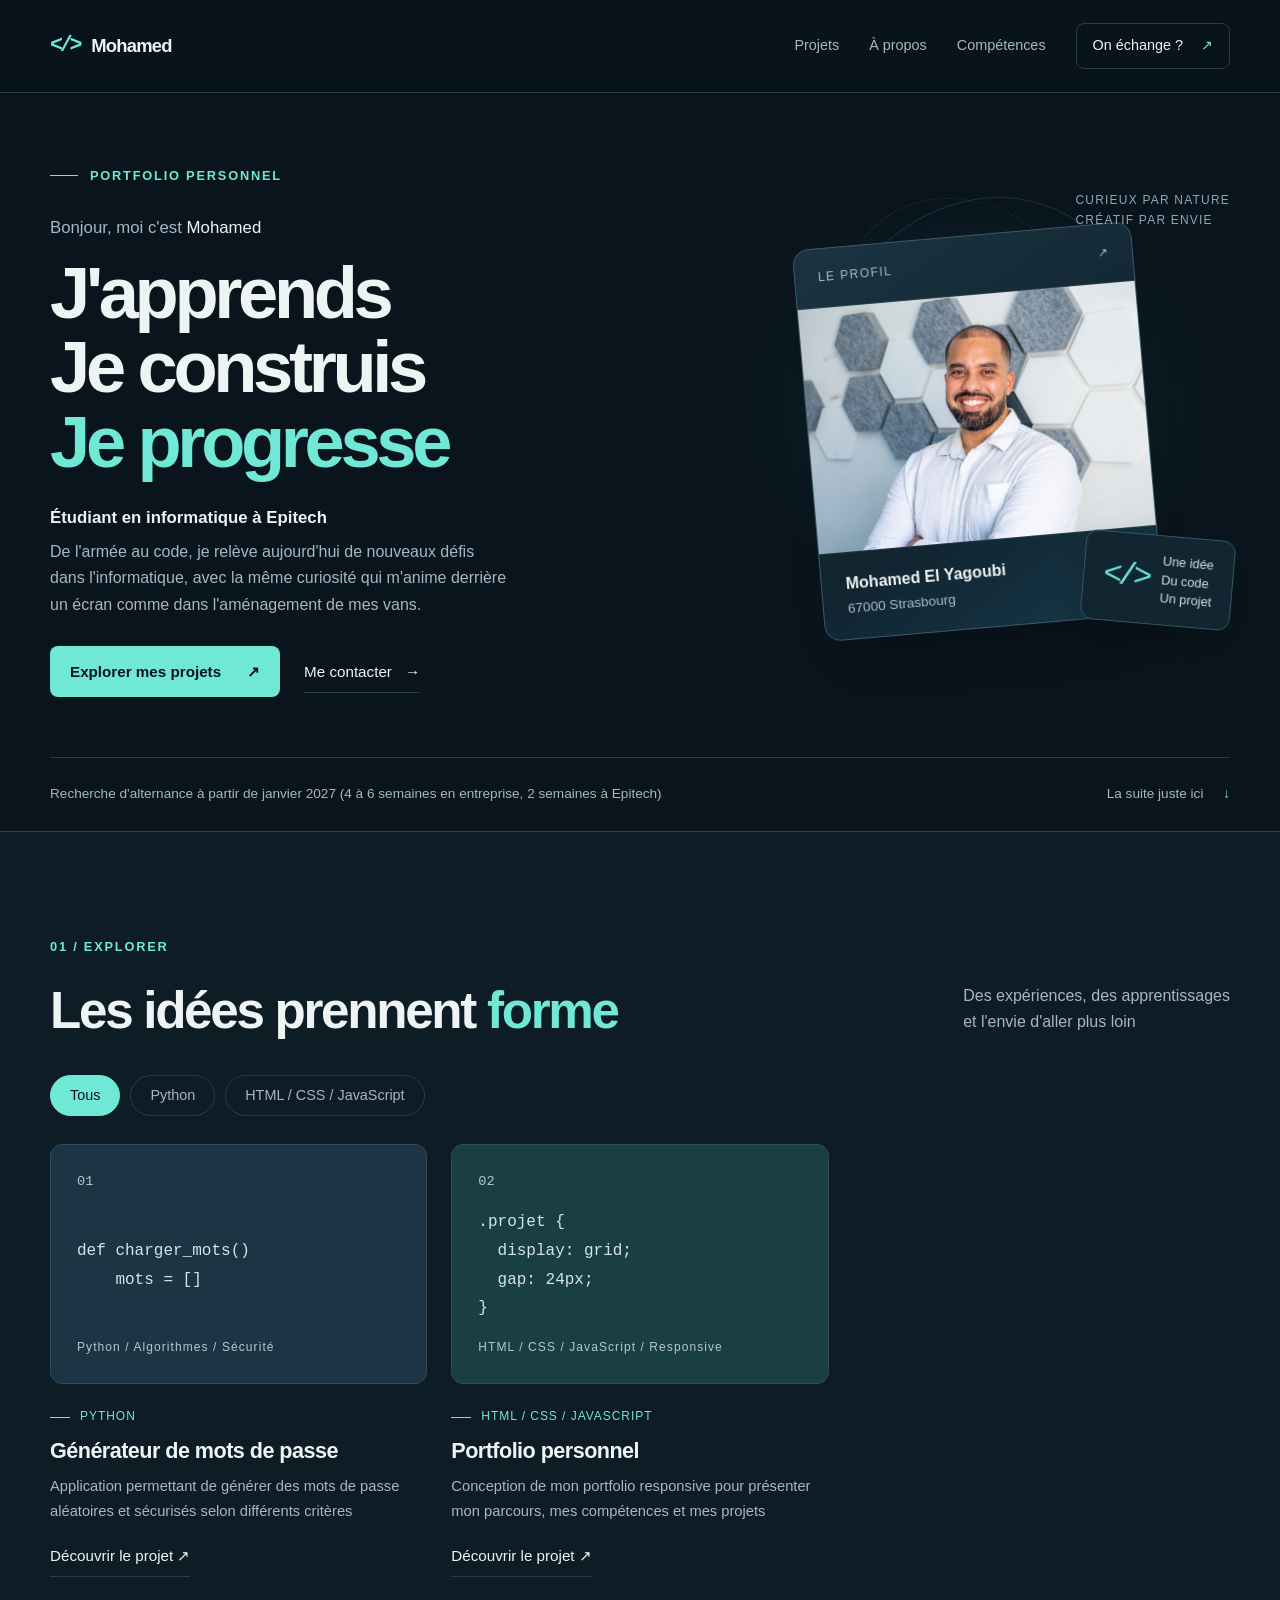
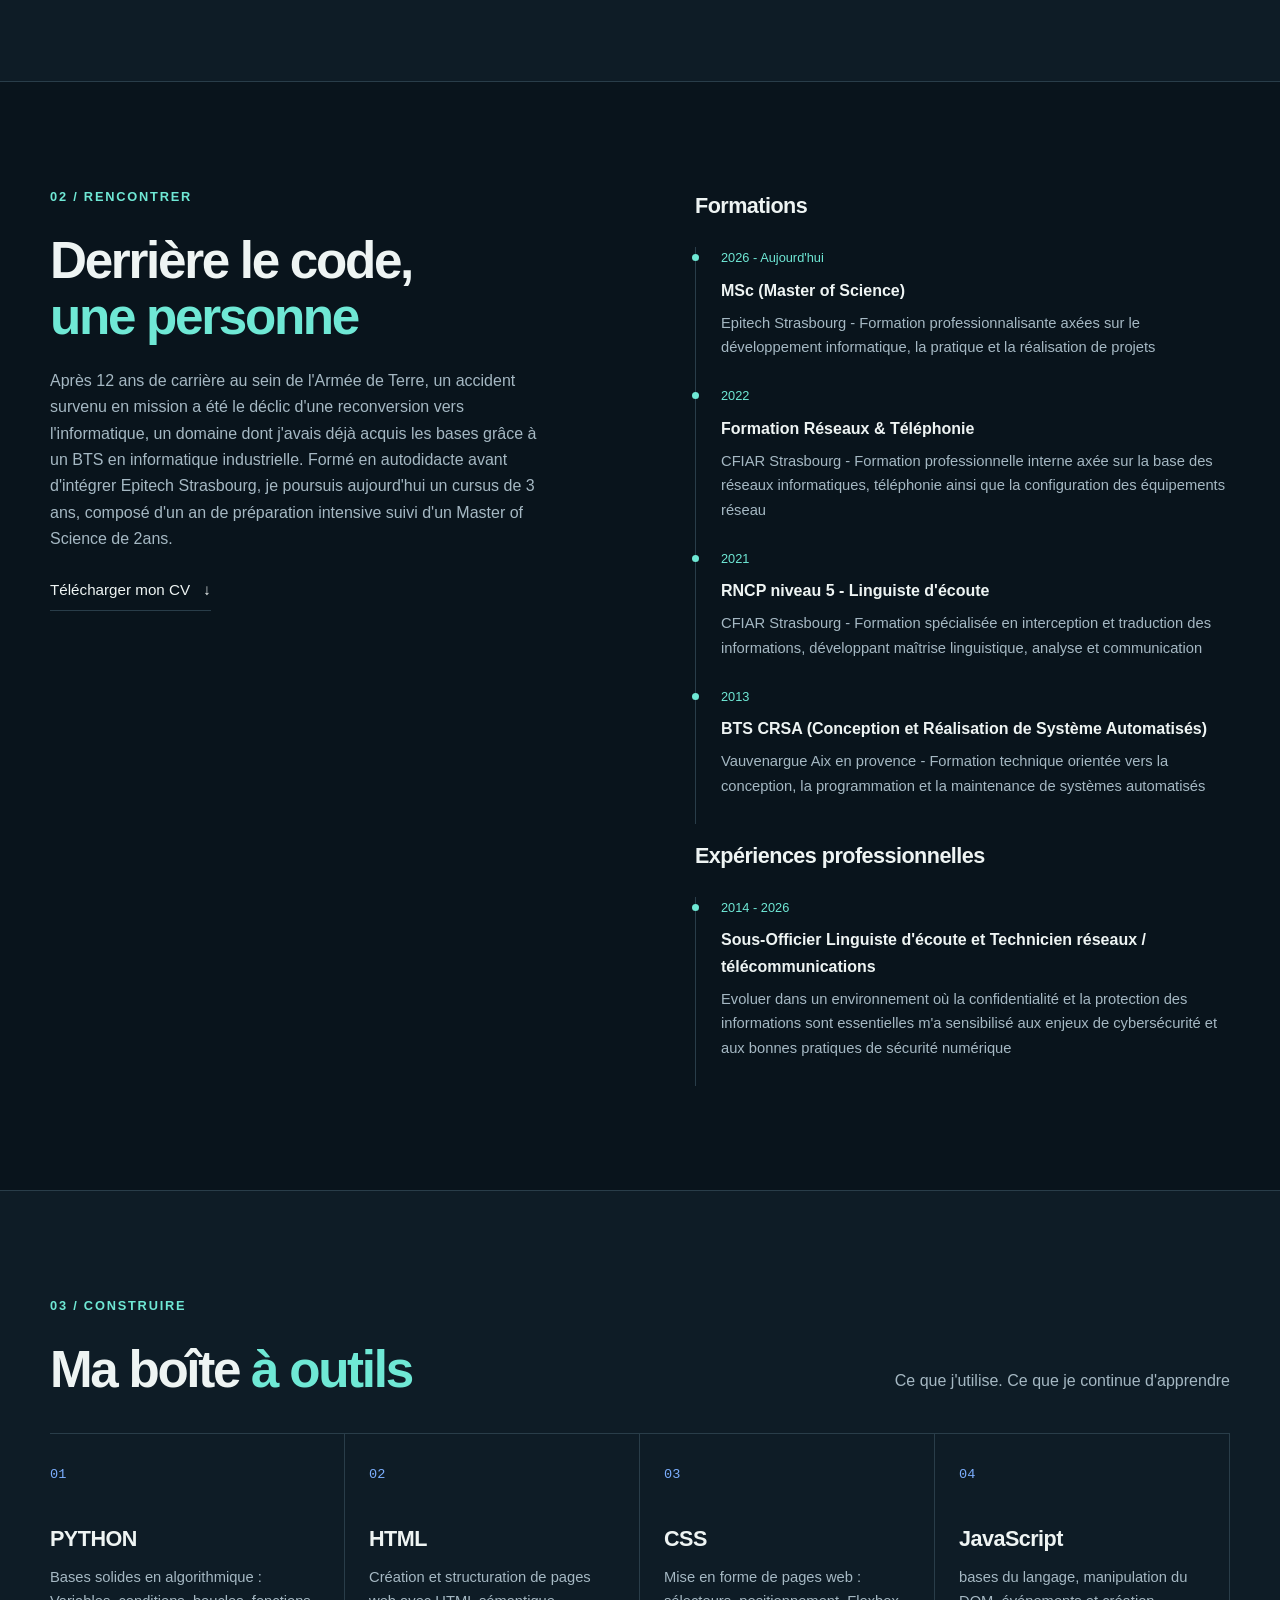
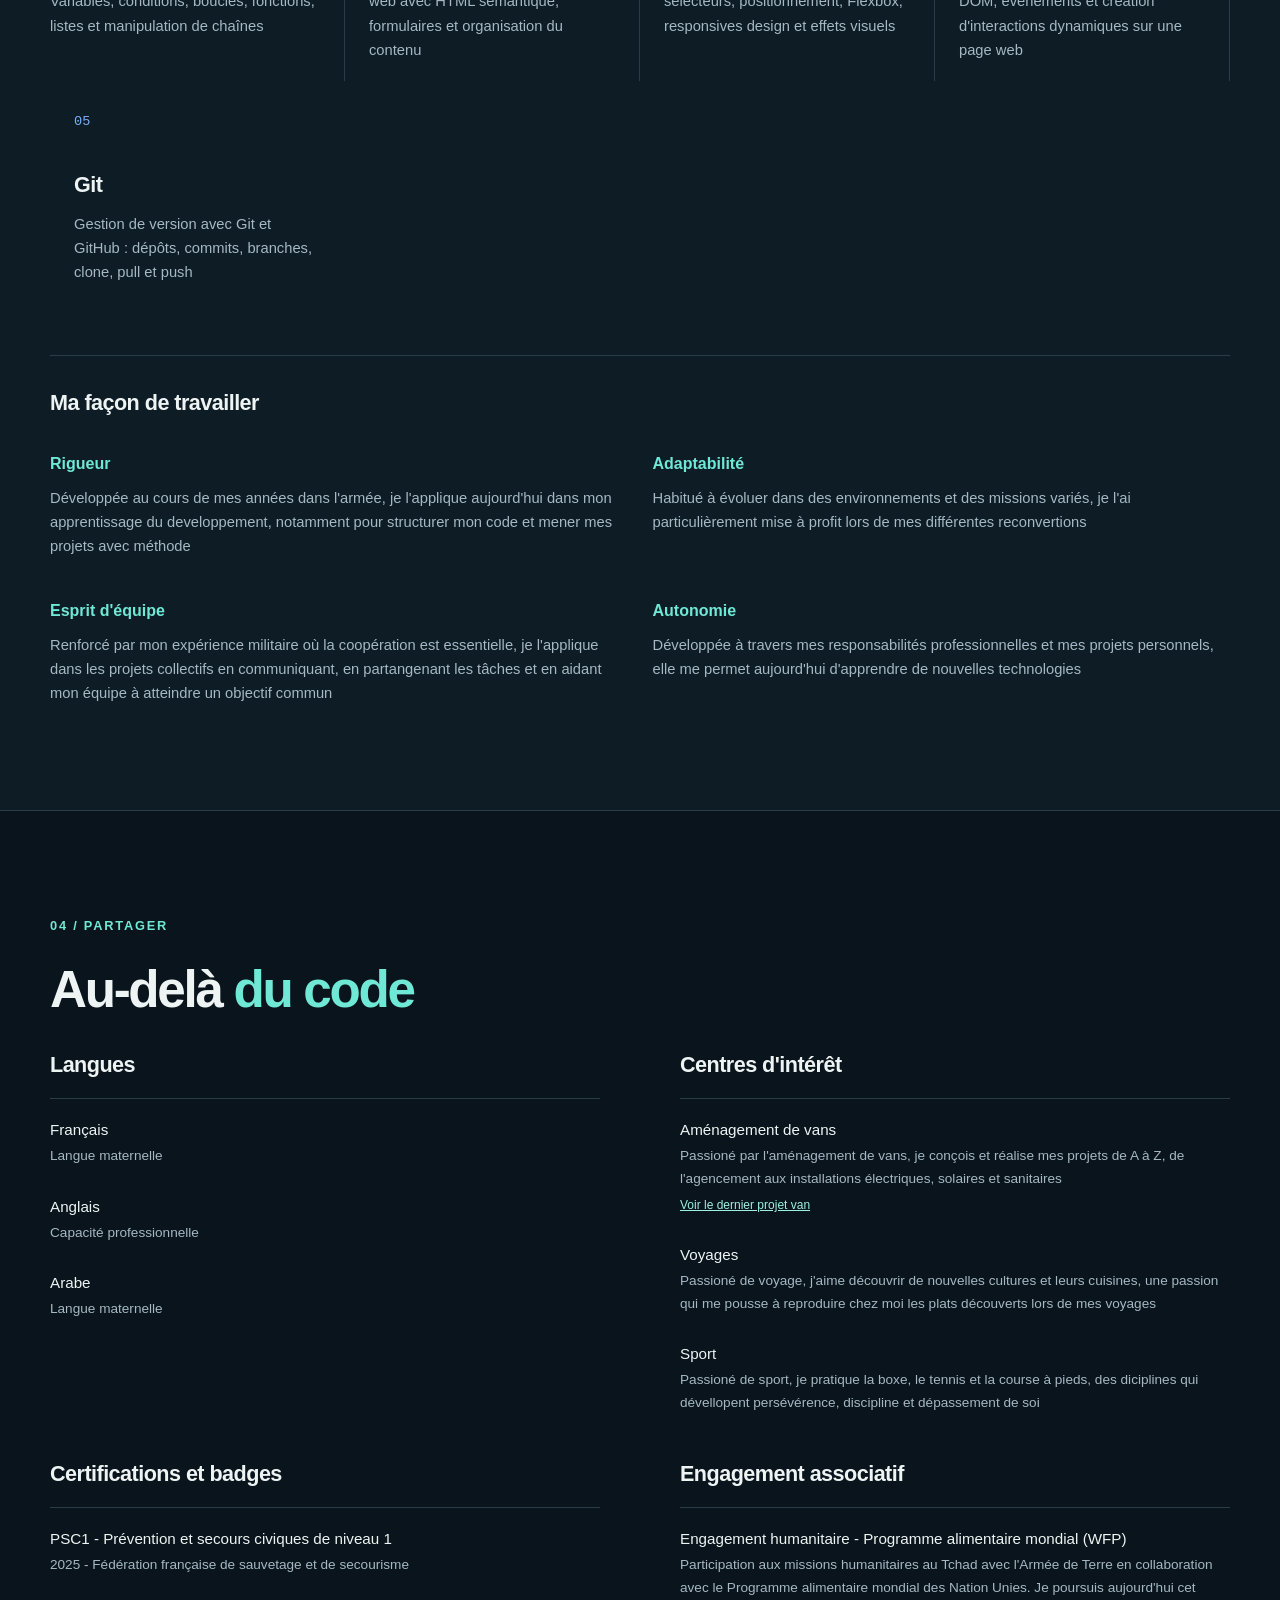
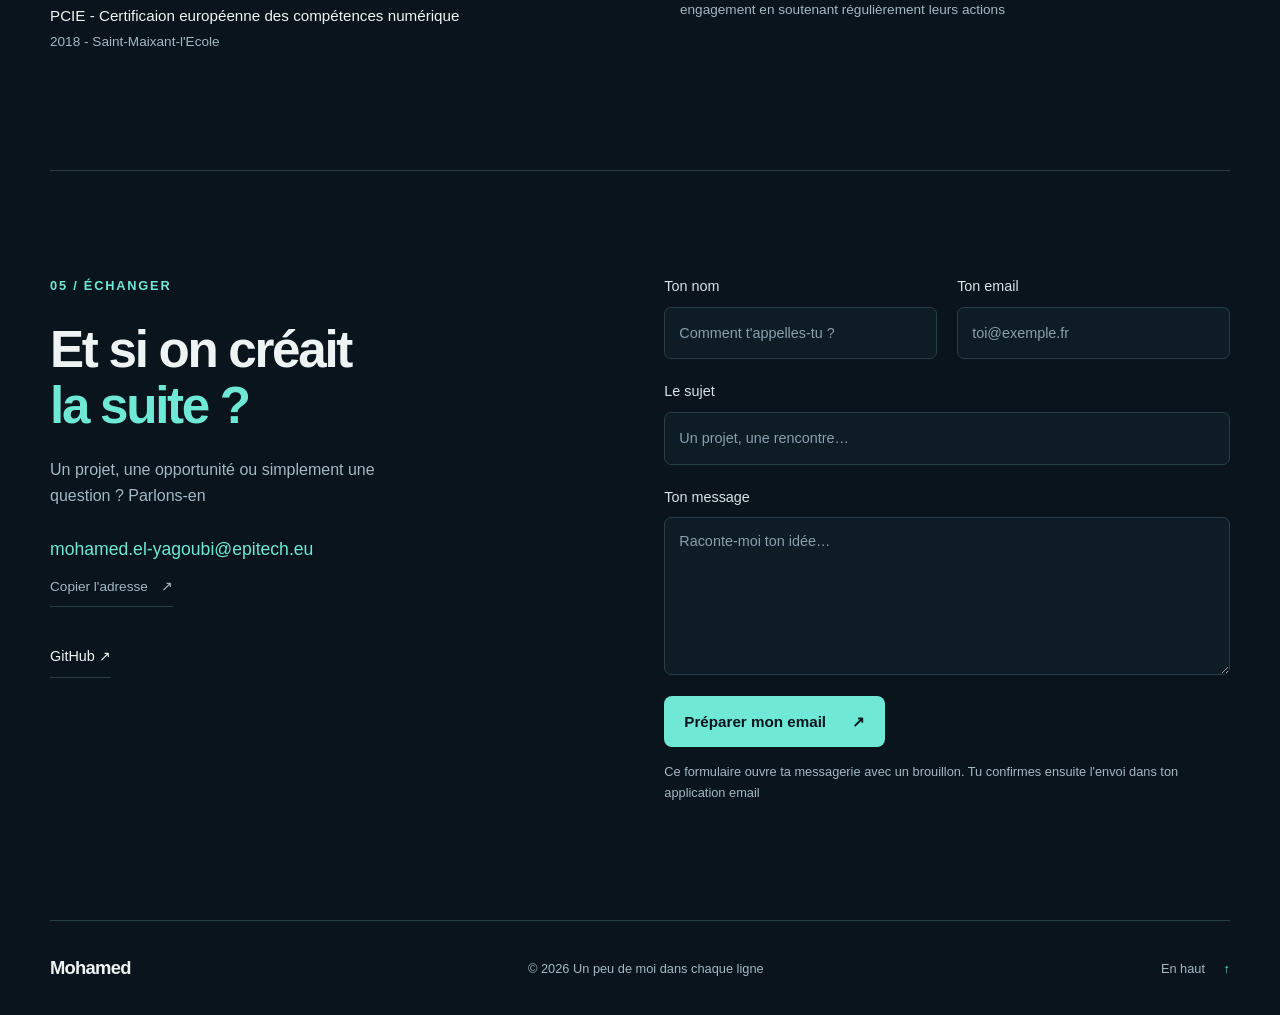
<file: index.html>
<!doctype html>
<html lang="fr">
  <head>
    <meta charset="UTF-8" />
    <meta name="viewport" content="width=device-width, initial-scale=1" />
    <meta
      name="description"
      content="Portfolio personnel : projets, compétences et parcours en développement web"
    />
    <meta name="theme-color" content="#09141c" />
    <meta name="robots" content="noindex, follow">
    <title>Portfolio Mohamed | Développement web</title>
    <link
      rel="icon"
      type="image/png"
      href="assets/favicon.png"
    />
    <link rel="stylesheet" href="style.css" />
    <script src="profil.js" defer></script>
    <script src="script.js" defer></script>
  </head>
  <body>
    <a class="skip-link" href="#contenu">Aller au contenu</a>
    <header class="site-header">
      <div class="container header-inner">
        <a class="brand" href="#accueil" aria-label="Revenir à l'accueil">
          <span class="brand-mark" aria-hidden="true">&lt;/&gt;</span>
          <span data-name>Votre prénom</span><span class="brand-dot"></span>
        </a>
        <button
          class="menu-toggle"
          type="button"
          aria-controls="navigation"
          aria-expanded="false"
          hidden
        >
          <span>Menu</span><span class="menu-lines" aria-hidden="true"></span>
        </button>
        <nav id="navigation" aria-label="Navigation principale">
          <a href="#projets">Projets</a><a href="#apropos">À propos</a>
          <a href="#competences">Compétences</a
          ><a class="nav-contact" href="#contact"
            >On échange ? <span aria-hidden="true">↗</span></a
          >
        </nav>
      </div>
    </header>
    <main id="contenu">
      <section class="hero container" id="accueil" aria-labelledby="hero-title">
        <div class="hero-copy">
          <p class="eyebrow">
            <span class="short-line"></span> PORTFOLIO PERSONNEL
          </p>
          <p class="hello">
            Bonjour, moi c'est <span data-name>Votre prénom</span>
          </p>
          <h1 id="hero-title">
            J'apprends<br />Je construis<br /><span>Je progresse</span>
          </h1>
          <p class="hero-role" id="profile-title">
            Étudiant en informatique à Epitech
          </p>
          <p class="hero-description" id="profile-hook">
            Un espace pour partager mon parcours, mes idées et les projets qui
            me font avancer
          </p>
          <div class="hero-actions">
            <a class="button button-primary" href="#projets"
              >Explorer mes projets <span aria-hidden="true">↗</span></a
            ><a class="text-link" href="#contact"
              >Me contacter <span aria-hidden="true">→</span></a
            >
          </div>
        </div>
        <div class="hero-visual" role="group" aria-label="Carte de profil">
          <div class="orbit orbit-one" aria-hidden="true"></div>
          <div class="orbit orbit-two" aria-hidden="true"></div>
          <div class="profile-card">
            <div class="card-topline">
              <span>LE PROFIL</span><span aria-hidden="true">↗</span>
            </div>
            <div class="portrait-frame">
              <span id="initials" aria-hidden="true">VP<span>.</span></span>
            </div>
            <div class="card-caption">
              <span id="card-name">Votre prénom Nom</span
              ><span id="card-city">Votre ville</span>
            </div>
          </div>
          <div class="code-stamp" aria-hidden="true">
            <span class="code-symbol">&lt;/&gt;</span
            ><span>Une idée<br />Du code<br />Un projet</span>
          </div>
          <p class="visual-note">CURIEUX PAR NATURE<br />CRÉATIF PAR ENVIE</p>
        </div>
        <div class="hero-bottom">
          <span id="availability">Mon parcours, en construction</span
          ><a href="#projets"
            >La suite juste ici <span aria-hidden="true">↓</span></a
          >
        </div>
      </section>
      <section
        class="projects section"
        id="projets"
        aria-labelledby="projects-title"
      >
        <div class="container">
          <div class="section-heading reveal">
            <div>
              <p class="eyebrow">01 / EXPLORER</p>
              <h2 id="projects-title">Les idées prennent <em>forme</em></h2>
            </div>
            <p>
              Des expériences, des apprentissages<br />et l'envie d'aller plus loin
            </p>
          </div>
          <div
            class="filters"
            role="group"
            aria-label="Filtrer les projets"
            id="filters"
          ></div>
          <div class="project-grid" id="project-grid"></div>
          <p class="sr-only" id="filter-status" role="status"></p>
          <noscript
            ><p>
              Activez JavaScript pour afficher les projets et les informations
              personnalisées
            </p></noscript
          >
        </div>
      </section>
      <section
        class="about section container"
        id="apropos"
        aria-labelledby="about-title"
      >
        <div class="about-copy reveal">
          <p class="eyebrow">02 / RENCONTRER</p>
          <h2 id="about-title">Derrière le code,<br /><em>une personne</em></h2>
          <p id="profile-description">
          </p>
          <a class="text-link" id="cv-link" hidden
            >Télécharger mon CV <span aria-hidden="true">↓</span></a
          >
        </div>
        <div class="journey reveal">
          <h3>Formations</h3>
          <ol id="formations-list"></ol>
          <h3>Expériences professionnelles</h3>
          <ol id="experiences-list"></ol>
        </div>
      </section>
      <section
        class="skills section"
        id="competences"
        aria-labelledby="skills-title"
      >
        <div class="container">
          <div class="section-heading reveal">
            <div>
              <p class="eyebrow">03 / CONSTRUIRE</p>
              <h2 id="skills-title">Ma boîte <em>à outils</em></h2>
            </div>
            <p>Ce que j'utilise. Ce que je continue d'apprendre</p>
          </div>
          <div class="skills-grid" id="skills-grid"></div>
          <div class="human-skills">
            <h3>Ma façon de travailler</h3>
            <div class="soft-grid" id="soft-grid"></div>
          </div>
        </div>
      </section>
      <section
        class="extras section container"
        id="personnalite"
        aria-labelledby="extras-title"
      >
        <div class="section-heading reveal">
          <div>
            <p class="eyebrow">04 / PARTAGER</p>
            <h2 id="extras-title">Au-delà <em>du code</em></h2>
          </div>
        </div>
        <div class="extras-grid">
          <article id="languages-section">
            <h3>Langues</h3>
            <ul id="languages-list" class="detail-list"></ul>
          </article>
          <article id="interests-section">
            <h3>Centres d'intérêt</h3>
            <ul id="interests-list" class="detail-list"></ul>
          </article>
          <article id="certifications-section" hidden>
            <h3>Certifications et badges</h3>
            <ul id="certifications-list" class="detail-list"></ul>
          </article>
          <article id="engagements-section" hidden>
            <h3>Engagement associatif</h3>
            <ul id="engagements-list" class="detail-list"></ul>
          </article>
        </div>
      </section>
      <section
        class="contact section container"
        id="contact"
        aria-labelledby="contact-title"
      >
        <div class="contact-copy reveal">
          <p class="eyebrow">05 / ÉCHANGER</p>
          <h2 id="contact-title">Et si on créait<br /><em>la suite ?</em></h2>
          <p>
            Un projet, une opportunité ou simplement une question ? Parlons-en
          </p>
          <a class="contact-email" id="email-link" hidden></a
          ><button
            class="text-link copy-email"
            id="copy-email"
            type="button"
            hidden
          >
            Copier l'adresse <span aria-hidden="true">↗</span>
          </button>
          <p class="small-note" id="copy-status" role="status"></p>
          <div class="social-links" id="social-links"></div>
        </div>
        <form id="contact-form" class="contact-form reveal">
          <div class="form-pair">
            <div class="field">
              <label for="nom">Ton nom</label
              ><input
                id="nom"
                name="nom"
                autocomplete="name"
                maxlength="80"
                required
                placeholder="Comment t'appelles-tu ?"
              />
            </div>
            <div class="field">
              <label for="email">Ton email</label
              ><input
                id="email"
                name="email"
                type="email"
                autocomplete="email"
                maxlength="160"
                required
                placeholder="toi@exemple.fr"
              />
            </div>
          </div>
          <div class="field">
            <label for="sujet">Le sujet</label
            ><input
              id="sujet"
              name="sujet"
              maxlength="100"
              required
              placeholder="Un projet, une rencontre…"
            />
          </div>
          <div class="field">
            <label for="message">Ton message</label
            ><textarea
              id="message"
              name="message"
              rows="5"
              minlength="10"
              maxlength="1500"
              required
              placeholder="Raconte-moi ton idée…"
            ></textarea>
          </div>
          <button class="button button-primary" type="submit">
            Préparer mon email <span aria-hidden="true">↗</span>
          </button>
          <p class="small-note">
            Ce formulaire ouvre ta messagerie avec un brouillon. Tu confirmes
            ensuite l'envoi dans ton application email
          </p>
          <p class="form-status" id="form-status" role="status"></p>
          <a class="text-link" id="mail-fallback" hidden>Ouvrir le brouillon</a>
        </form>
      </section>
    </main>
    <footer class="container site-footer">
      <a class="brand" href="#accueil"
        ><span data-name>Votre prénom</span><span class="brand-dot"></span
      ></a>
      <p>© <span id="year">2026</span> Un peu de moi dans chaque ligne</p>
      <a class="back-top" href="#accueil"
        >En haut <span aria-hidden="true">↑</span></a
      >
    </footer>
    <dialog id="project-dialog" aria-labelledby="dialog-title">
      <button
        class="dialog-close"
        type="button"
        aria-label="Fermer le détail du projet"
      >
        ×
      </button>
      <p class="eyebrow" id="dialog-category"></p>
      <h2 id="dialog-title"></h2>
      <p id="dialog-description"></p>
      <ul
        class="tags"
        id="dialog-tags"
        aria-label="Technologies utilisées"
      ></ul>
      <div class="dialog-links" id="dialog-links"></div>
    </dialog>
  </body>
</html>
</file>
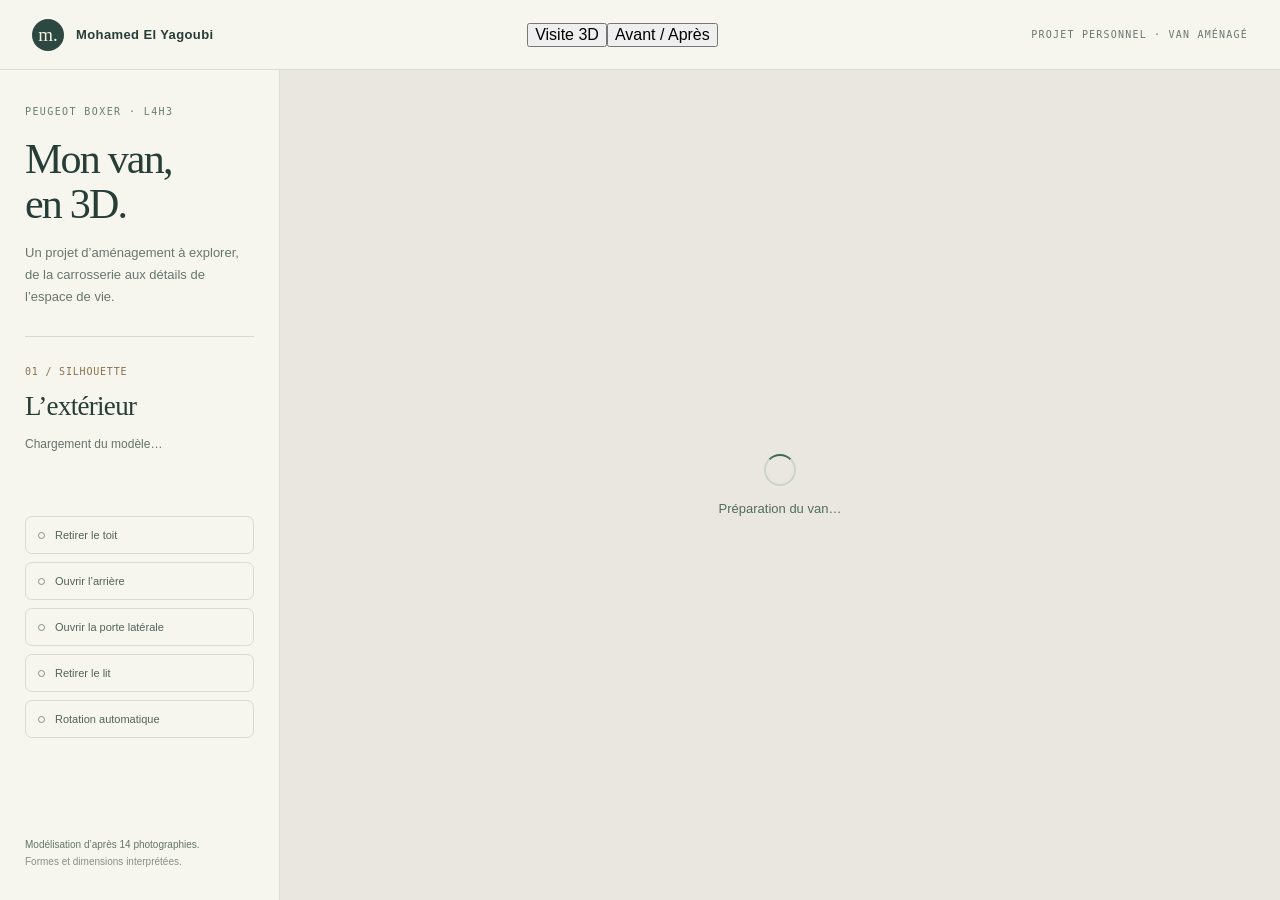
<file: assets/projet_van_3d/sources/index.template.html>
<!doctype html>
<html lang="fr">
  <head>
    <meta charset="utf-8" />
    <meta name="viewport" content="width=device-width, initial-scale=1" />
    <title>Mon van · Visite 3D & Avant / Après · Mohamed El Yagoubi</title>
    <meta
      name="description"
      content="Découvre la transformation du van de Mohamed El Yagoubi en sept photos avant/après et explore son aménagement en 3D."
    />
    <style>
      * {
        box-sizing: border-box;
      }
      html,
      body {
        margin: 0;
        height: 100%;
        overflow: hidden;
      }
      body {
        font-family: Arial, Helvetica, sans-serif;
        color: #263d38;
        background: #f4f3ed;
      }
      button {
        font: inherit;
        cursor: pointer;
      }
      button:focus-visible,
      canvas:focus-visible {
        outline: 3px solid #b9723c;
        outline-offset: 3px;
      }
      button:disabled {
        cursor: wait;
      }
      header {
        height: 70px;
        border-bottom: 1px solid #d9ddd3;
        display: flex;
        align-items: center;
        justify-content: space-between;
        padding: 0 32px;
        background: #f6f5ee;
        position: relative;
        z-index: 4;
      }
      .brand {
        display: flex;
        align-items: center;
        gap: 12px;
      }
      .monogram {
        width: 32px;
        height: 32px;
        background: #2c4840;
        color: #f5f0df;
        border-radius: 50%;
        display: grid;
        place-items: center;
        font-family: Georgia, serif;
        font-size: 19px;
      }
      .brand-name {
        font-size: 13px;
        font-weight: 600;
        letter-spacing: 0.03em;
      }
      .edition {
        font: 10px monospace;
        letter-spacing: 0.12em;
        color: #6a7870;
      }
      .page {
        display: grid;
        grid-template-columns: 280px 1fr;
        height: calc(100% - 70px);
      }
      aside {
        display: flex;
        flex-direction: column;
        padding: 34px 25px 20px;
        border-right: 1px solid #d9ddd3;
        background: #f6f5ee;
        z-index: 3;
      }
      .eyebrow {
        font: 10px monospace;
        letter-spacing: 0.14em;
        line-height: 1.6;
        color: #658073;
      }
      .title {
        font:
          42px/1.07 Georgia,
          serif;
        letter-spacing: -1.8px;
        font-weight: 400;
        margin: 17px 0 15px;
      }
      .intro {
        font-size: 13px;
        line-height: 1.7;
        color: #68776e;
        margin: 0 0 28px;
      }
      .line {
        height: 1px;
        background: #d6dccc;
        margin: 0 0 24px;
      }
      .view-caption {
        min-height: 145px;
      }
      .view-tag {
        font: 10px monospace;
        letter-spacing: 0.08em;
        color: #8c704e;
      }
      .view-title {
        font:
          27px Georgia,
          serif;
        font-weight: 400;
        letter-spacing: -0.7px;
        margin: 12px 0 8px;
      }
      .view-desc {
        font-size: 12px;
        line-height: 1.75;
        color: #65736b;
        max-width: 220px;
      }
      .options {
        display: flex;
        flex-direction: column;
        gap: 8px;
        margin-top: 10px;
      }
      .toggle {
        border: 1px solid #d7dccf;
        background: transparent;
        color: #51645a;
        border-radius: 7px;
        min-height: 38px;
        padding: 9px 12px;
        text-align: left;
        font-size: 11px;
        display: flex;
        gap: 10px;
        align-items: center;
      }
      .toggle:hover {
        background: #e8eadd;
      }
      .toggle .dot {
        width: 7px;
        height: 7px;
        border: 1px solid #849184;
        border-radius: 50%;
        display: block;
        flex: none;
      }
      .toggle.selected .dot {
        background: #447064;
        border-color: #447064;
      }
      .fine {
        margin-top: auto;
        padding-top: 26px;
        font-size: 10px;
        line-height: 1.7;
        color: #899183;
      }
      .fine strong {
        font-weight: normal;
        color: #63756a;
      }
      .stage {
        position: relative;
        min-width: 0;
        overflow: hidden;
        background: #e9e7df;
      }
      .stage canvas {
        display: block;
        width: 100%;
        height: 100%;
        touch-action: none;
      }
      .view-switch {
        position: absolute;
        top: 24px;
        left: 50%;
        transform: translateX(-50%);
        display: flex;
        gap: 3px;
        background: rgba(247, 247, 240, 0.94);
        border: 1px solid #ffffffb3;
        border-radius: 11px;
        padding: 5px;
        box-shadow: 0 4px 20px #34463708;
        white-space: nowrap;
        z-index: 2;
      }
      .view-switch button {
        border: 0;
        background: transparent;
        font-size: 11px;
        color: #64756a;
        border-radius: 7px;
        padding: 10px 12px;
        min-height: 35px;
        transition:
          background 0.18s,
          color 0.18s;
      }
      .view-switch button:hover {
        background: #e5e8dd;
      }
      .view-switch button.active {
        background: #2c4840;
        color: #f8f3e4;
      }
      .badge {
        position: absolute;
        left: 28px;
        top: 94px;
        font: 10px monospace;
        letter-spacing: 0.12em;
        color: #668071;
        display: flex;
        gap: 7px;
        align-items: center;
        pointer-events: none;
      }
      .badge i {
        width: 5px;
        height: 5px;
        border-radius: 50%;
        background: #628b74;
      }
      .stage-tools {
        position: absolute;
        right: 22px;
        bottom: 27px;
        display: flex;
        gap: 8px;
      }
      .icon-button {
        display: grid;
        place-items: center;
        width: 38px;
        height: 38px;
        border: 1px solid #fff;
        border-radius: 50%;
        background: #f4f4ebce;
        color: #4b6858;
        box-shadow: 0 3px 14px #00000005;
      }
      .icon-button:hover {
        background: #fff;
      }
      .icon-button svg {
        width: 17px;
        height: 17px;
      }
      .help {
        position: absolute;
        bottom: 34px;
        left: 28px;
        font-size: 10px;
        letter-spacing: 0.02em;
        color: #718376;
        pointer-events: none;
      }
      .loading {
        position: absolute;
        inset: 0;
        background: #e9e7df;
        z-index: 5;
        display: flex;
        align-items: center;
        justify-content: center;
        flex-direction: column;
        gap: 15px;
        text-align: center;
        padding: 20px;
        font-size: 13px;
        color: #516b5f;
      }
      .loading[hidden] {
        display: none;
      }
      .spinner {
        width: 32px;
        height: 32px;
        border: 2px solid #cbd4c7;
        border-top-color: #416b59;
        border-radius: 50%;
        animation: spin 1s linear infinite;
      }
      @keyframes spin {
        to {
          transform: rotate(360deg);
        }
      }
      .ready .loading {
        display: none;
      }
      .mobile-title {
        display: none;
      }
      @media (max-height: 710px) and (min-width: 761px) {
        aside {
          padding-top: 24px;
        }
        .title {
          font-size: 37px;
        }
        .intro {
          margin-bottom: 16px;
        }
        .line {
          margin-bottom: 14px;
        }
        .view-caption {
          min-height: 124px;
        }
        .view-desc {
          line-height: 1.55;
        }
        .options {
          gap: 5px;
        }
        .toggle {
          min-height: 34px;
          padding: 7px 10px;
        }
        .fine {
          padding-top: 14px;
        }
      }
      @media (max-width: 760px) {
        header {
          height: 58px;
          padding: 0 17px;
        }
        .brand-name {
          font-size: 11px;
        }
        .edition {
          font-size: 8px;
          letter-spacing: 0.08em;
        }
        .monogram {
          width: 28px;
          height: 28px;
          font-size: 16px;
        }
        .page {
          height: calc(100% - 58px);
          display: flex;
          flex-direction: column;
        }
        .stage {
          order: 0;
          flex: 1;
          min-height: 220px;
        }
        aside {
          order: 1;
          display: grid;
          grid-template-columns: 1fr 1fr;
          gap: 0 16px;
          flex: none;
          border: 0;
          border-top: 1px solid #d9ddd3;
          padding: 17px 18px 12px;
          max-height: 285px;
        }
        .eyebrow,
        .title,
        .intro,
        .line {
          display: none;
        }
        .view-caption {
          min-height: 0;
        }
        .view-tag {
          font-size: 8px;
        }
        .view-title {
          font-size: 23px;
          margin: 7px 0;
        }
        .view-desc {
          font-size: 11px;
          line-height: 1.55;
          margin: 0;
          max-width: none;
        }
        .options {
          gap: 5px;
          margin-top: 0;
        }
        .toggle {
          font-size: 10px;
          min-height: 31px;
          padding: 6px 8px;
          border-radius: 6px;
          gap: 7px;
        }
        .fine {
          grid-column: 1/-1;
          padding-top: 12px;
          margin: 0;
          font-size: 8px;
          line-height: 1.3;
        }
        .fine br {
          display: none;
        }
        .view-switch {
          top: 14px;
          max-width: calc(100% - 20px);
          padding: 4px;
          border-radius: 9px;
          gap: 0;
        }
        .view-switch button {
          font-size: 9px;
          padding: 9px 8px;
          min-height: 32px;
        }
        .badge {
          top: 69px;
          left: 16px;
          font-size: 8px;
        }
        .help {
          bottom: 22px;
          left: 16px;
          font-size: 8px;
          max-width: 225px;
        }
        .stage-tools {
          bottom: 14px;
          right: 14px;
          gap: 6px;
        }
        .icon-button {
          width: 30px;
          height: 30px;
        }
        .icon-button svg {
          width: 14px;
          height: 14px;
        }
      }
      @media (prefers-reduced-motion: reduce) {
        * {
          animation-duration: 0.001ms !important;
          transition: none !important;
        }
      }
      /* PHOTO_STYLES */
    </style>
  </head>
  <body>
    <header>
      <div class="brand">
        <span class="monogram" aria-hidden="true">m.</span
        ><span class="brand-name">Mohamed El Yagoubi</span>
      </div>
      <nav
        class="experience-switch"
        role="tablist"
        aria-label="Contenu du projet"
      >
        <button
          type="button"
          role="tab"
          id="tab-viewer"
          data-panel="viewer"
          aria-controls="viewer-panel"
          aria-selected="true"
          tabindex="0"
        >
          Visite 3D</button
        ><button
          type="button"
          role="tab"
          id="tab-photos"
          data-panel="photos"
          aria-controls="photos-panel"
          aria-selected="false"
          tabindex="-1"
        >
          Avant / Après
        </button>
      </nav>
      <span class="edition">PROJET PERSONNEL · VAN AMÉNAGÉ</span>
    </header>
    <div
      class="page"
      id="viewer-panel"
      role="tabpanel"
      aria-labelledby="tab-viewer"
    >
      <aside>
        <div class="eyebrow">PEUGEOT BOXER · L4H3</div>
        <h1 class="title">Mon van,<br />en 3D.</h1>
        <p class="intro">
          Un projet d’aménagement à explorer, de la carrosserie aux détails de
          l’espace de vie.
        </p>
        <div class="line"></div>
        <div class="view-caption" aria-live="polite">
          <span class="view-tag" id="view-tag">01 / SILHOUETTE</span>
          <h2 class="view-title" id="view-title">L’extérieur</h2>
          <p class="view-desc" id="view-desc">Chargement du modèle…</p>
        </div>
        <div class="options" aria-label="Éléments du modèle">
          <button class="toggle" id="roof" aria-pressed="true">
            <span class="dot"></span
            ><span id="roof-label">Retirer le toit</span>
          </button>
          <button class="toggle" id="doors" aria-pressed="false">
            <span class="dot"></span
            ><span id="doors-label">Ouvrir l’arrière</span>
          </button>
          <button class="toggle" id="sliding" aria-pressed="false">
            <span class="dot"></span
            ><span id="sliding-label">Ouvrir la porte latérale</span>
          </button>
          <button class="toggle" id="bed" aria-pressed="true">
            <span class="dot"></span><span id="bed-label">Retirer le lit</span>
          </button>
          <button class="toggle" id="rotate" aria-pressed="false">
            <span class="dot"></span
            ><span id="rotate-label">Rotation automatique</span>
          </button>
        </div>
        <p class="fine">
          <strong>Modélisation d’après 14 photographies.</strong><br />Formes et
          dimensions interprétées.
        </p>
      </aside>
      <main class="stage" id="stage" aria-label="Exploration du van en 3D">
        <nav class="view-switch" aria-label="Points de vue">
          <button data-view="exterior" class="active" aria-pressed="true">
            Extérieur</button
          ><button data-view="cutaway" aria-pressed="false">En coupe</button
          ><button data-view="interior" aria-pressed="false">Intérieur</button
          ><button data-view="systems" aria-pressed="false">Équipements</button
          ><button data-view="plan" aria-pressed="false">Plan</button>
        </nav>
        <div class="badge"><i></i>EXPLORATION 360°</div>
        <p class="help" id="help">
          Fais glisser pour tourner · Pince ou défile pour zoomer
        </p>
        <div class="stage-tools">
          <button
            class="icon-button"
            id="reset"
            title="Recentrer la vue"
            aria-label="Recentrer la vue"
          >
            <svg
              viewBox="0 0 24 24"
              fill="none"
              stroke="currentColor"
              stroke-width="1.5"
            >
              <path d="M4 10a8 8 0 1 1 1.5 7M4 4v6h6" />
            </svg></button
          ><button
            class="icon-button"
            id="fullscreen"
            title="Plein écran"
            aria-label="Plein écran"
          >
            <svg
              viewBox="0 0 24 24"
              fill="none"
              stroke="currentColor"
              stroke-width="1.5"
            >
              <path d="M4 9V4h5m6 0h5v5m0 6v5h-5M9 20H4v-5" />
            </svg>
          </button>
        </div>
        <div class="loading" id="loading">
          <span class="spinner"></span>Préparation du van…
        </div>
      </main>
    </div>
    <!-- PHOTO_SECTION -->
    <!-- PHOTO_SCRIPT -->
    <!-- APPLICATION_SCRIPT -->
  </body>
</html>
</file>
<file: style.css>
:root {
  --bg: #09141c;
  --surface: #0e1c26;
  --surface-high: #152733;
  --text: #eef4f3;
  --muted: #a5b8c3;
  --accent: #6fe8d5;
  --blue: #7cafff;
  --line: #293d49;
  --max-width: 1180px;
  --radius: 18px;
  --font: Arial, sans-serif;
  --font-title: "Segoe UI", Arial, sans-serif;
}
/* 2. BASE ET ACCESSIBILITÉ */
* {
  box-sizing: border-box;
}
html {
  scroll-behavior: smooth;
  scroll-padding-top: 110px;
}
body {
  margin: 0;
  background: var(--bg);
  color: var(--text);
  font-family: var(--font);
  font-size: 16px;
  line-height: 1.65;
}
body:has(dialog[open]) {
  overflow: hidden;
}
button,
input,
textarea {
  font: inherit;
}
a {
  color: inherit;
  text-decoration: none;
}
button,
a {
  -webkit-tap-highlight-color: transparent;
}
button {
  cursor: pointer;
}
button:disabled {
  cursor: default;
}
button,
input,
textarea {
  color: inherit;
}
button {
  border: 0;
}
img {
  max-width: 100%;
  display: block;
}
[hidden] {
  display: none !important;
}
::selection {
  background: var(--accent);
  color: var(--bg);
}
:focus-visible {
  outline: 3px solid var(--accent);
  outline-offset: 5px;
}
.container {
  width: min(var(--max-width), calc(100% - 48px));
  margin-inline: auto;
}
.section {
  padding-block: 104px;
  scroll-margin-top: 22px;
}
h1,
h2,
h3,
p {
  margin-top: 0;
}
h1,
h2,
h3 {
  line-height: 1.08;
  font-family: var(--font-title);
}
h2 {
  font-size: clamp(2rem, 4vw, 3.8rem);
  font-weight: 600;
  letter-spacing: -0.045em;
  margin-bottom: 24px;
}
h2 em {
  font-style: normal;
  color: var(--accent);
}
h3 {
  font-size: 1.35rem;
  letter-spacing: -0.025em;
}
.eyebrow {
  color: var(--accent);
  font-size: 0.8rem;
  font-weight: 600;
  letter-spacing: 0.14em;
  margin-bottom: 26px;
}
.sr-only {
  position: absolute;
  width: 1px;
  height: 1px;
  padding: 0;
  margin: -1px;
  overflow: hidden;
  clip-path: inset(50%);
  white-space: nowrap;
  border: 0;
}
.skip-link {
  position: fixed;
  left: 16px;
  top: -100px;
  z-index: 50;
  background: var(--accent);
  color: var(--bg);
  padding: 12px;
  border-radius: 8px;
}
.skip-link:focus {
  top: 12px;
}
/* 3. NAVIGATION */
.site-header {
  position: sticky;
  top: 0;
  z-index: 20;
  background: rgba(9, 20, 28, 0.94);
  border-bottom: 1px solid var(--line);
  backdrop-filter: blur(16px);
}
.header-inner {
  display: flex;
  align-items: center;
  justify-content: space-between;
  gap: 24px;
  min-height: 92px;
}
.brand {
  display: inline-flex;
  align-items: center;
  font-size: 1.15rem;
  font-weight: 650;
  letter-spacing: -0.04em;
  min-width: 0;
  overflow-wrap: anywhere;
}
.brand-mark {
  font-family: Consolas, monospace;
  font-size: 1.35rem;
  color: var(--accent);
  margin-right: 12px;
  letter-spacing: -0.15em;
}
.brand-dot {
  color: var(--accent);
}
nav {
  display: flex;
  align-items: center;
  gap: 30px;
  font-size: 0.9rem;
}
nav a {
  color: var(--muted);
  transition: color 0.2s;
}
nav a:hover,
nav a[aria-current] {
  color: var(--accent);
}
nav .nav-contact {
  color: var(--text);
  border: 1px solid var(--line);
  padding: 10px 16px;
  border-radius: 8px;
}
.nav-contact span {
  margin-left: 14px;
  color: var(--accent);
}
.menu-toggle {
  background: transparent;
  align-items: center;
  gap: 12px;
  padding: 10px 0 10px 10px;
}
.menu-lines {
  width: 20px;
  height: 12px;
  border-block: 1.5px solid var(--text);
}
/* 4. ACCUEIL */
.hero {
  display: grid;
  grid-template-columns: 1.28fr 1fr;
  gap: 30px;
  padding-top: 72px;
  min-height: 720px;
  position: relative;
}
.hero .eyebrow {
  display: flex;
  align-items: center;
  gap: 12px;
  margin-bottom: 28px;
}
.short-line {
  width: 28px;
  height: 1px;
  background: var(--accent);
}
.hello {
  color: var(--muted);
  margin-bottom: 14px;
  font-size: 1.05rem;
}
.hello span {
  color: var(--text);
}
h1 {
  font-size: clamp(3rem, 5.65vw, 5.25rem);
  letter-spacing: -0.06em;
  font-weight: 600;
  margin-bottom: 25px;
  line-height: 1.03;
}
h1 > span {
  color: var(--accent);
}
.hero-role {
  margin-bottom: 7px;
  font-weight: 600;
  font-size: 1.05rem;
}
.hero-description {
  color: var(--muted);
  max-width: 460px;
  font-size: 1rem;
  margin-bottom: 28px;
}
.hero-actions {
  display: flex;
  align-items: center;
  flex-wrap: wrap;
  gap: 24px;
}
.button {
  min-height: 50px;
  padding: 13px 20px;
  display: inline-flex;
  align-items: center;
  justify-content: center;
  gap: 26px;
  font-weight: 650;
  font-size: 0.95rem;
  border-radius: 8px;
  transition:
    transform 0.22s,
    background 0.22s,
    box-shadow 0.22s;
}
.button-primary {
  background: var(--accent);
  color: var(--bg);
}
.button-primary:hover {
  transform: translateY(-3px);
  background: #9ef0e3;
  box-shadow: 0 8px 25px #6fe8d515;
}
.text-link {
  display: inline-flex;
  align-items: center;
  gap: 13px;
  border-bottom: 1px solid var(--line);
  padding: 8px 0;
  background: none;
  font-size: 0.95rem;
}
.text-link:hover {
  color: var(--accent);
  border-color: var(--accent);
}
.hero-visual {
  position: relative;
  align-self: center;
  min-height: 480px;
  display: grid;
  align-content: center;
  justify-items: center;
  isolation: isolate;
}
.hero-visual::before {
  content: "";
  position: absolute;
  width: 95%;
  height: 90%;
  z-index: -1;
  background: radial-gradient(ellipse, #1c566958, transparent 70%);
}
.profile-card {
  width: 76%;
  max-width: 340px;
  min-height: 350px;
  background: linear-gradient(150deg, #1a3441, #112430 60%, #163849);
  border: 1px solid #3c5968;
  border-radius: 16px;
  transform: rotate(-5deg);
  overflow: hidden;
  box-shadow: 0 35px 70px #0003;
  animation: card-arrive 0.9s ease both;
}
.card-topline {
  display: flex;
  justify-content: space-between;
  padding: 19px 23px;
  border-bottom: 1px solid #ffffff15;
  font-size: 0.75rem;
  letter-spacing: 0.12em;
  color: #a8beca;
}
.portrait-frame {
  height: 245px;
  display: grid;
  place-items: center;
  overflow: hidden;
}
#initials {
  font-size: 7.5rem;
  line-height: 1;
  font-weight: 650;
  letter-spacing: -0.08em;
  color: #b8e2e3;
}
#initials span {
  color: var(--accent);
}
#portrait {
  width: 100%;
  height: 100%;
  object-fit: cover;
}
.card-caption {
  display: flex;
  flex-direction: column;
  padding: 18px 24px;
  border-top: 1px solid #ffffff15;
  gap: 1px;
}
#card-name {
  font-weight: 600;
  overflow-wrap: anywhere;
}
#card-city {
  color: #a8beca;
  font-size: 0.85rem;
}
.orbit {
  position: absolute;
  border: 1px solid #345967;
  width: 78%;
  max-width: 360px;
  aspect-ratio: 1;
  border-radius: 50%;
  z-index: -1;
  opacity: 0.42;
}
.orbit-one {
  transform: rotate(30deg) scaleX(0.86);
}
.orbit-two {
  transform: rotate(-25deg) scaleX(0.76);
  border-style: dashed;
}
.code-stamp {
  position: absolute;
  right: -3px;
  bottom: 46px;
  display: flex;
  gap: 13px;
  align-items: center;
  background: #112631;
  border: 1px solid #355563;
  border-radius: 12px;
  padding: 16px 19px;
  transform: rotate(5deg);
  box-shadow: 0 16px 40px #0003;
  animation: float-stamp 5s ease-in-out infinite;
}
.code-symbol {
  font-family: Consolas, monospace;
  font-size: 2rem;
  color: var(--accent);
  letter-spacing: -0.13em;
}
.code-stamp > span:last-child {
  font-size: 0.8rem;
  line-height: 1.45;
  color: #d0e2e9;
}
.visual-note {
  position: absolute;
  right: 0;
  top: 0;
  color: #8ea7b6;
  font-size: 0.75rem;
  line-height: 1.65;
  letter-spacing: 0.1em;
}
.hero-bottom {
  grid-column: 1 / -1;
  margin-top: 30px;
  min-height: 74px;
  border-top: 1px solid var(--line);
  display: flex;
  align-items: center;
  justify-content: space-between;
  gap: 20px;
  color: var(--muted);
  font-size: 0.85rem;
}
.hero-bottom a span {
  color: var(--accent);
  padding-left: 16px;
}
/* 5. PROJETS ET FILTRES */
.projects,
.skills {
  background: var(--surface);
  border-block: 1px solid var(--line);
}
.section-heading {
  display: flex;
  justify-content: space-between;
  align-items: end;
  gap: 32px;
  margin-bottom: 36px;
}
.section-heading h2 {
  margin-bottom: 0;
}
.section-heading > p {
  color: var(--muted);
  margin-bottom: 3px;
  flex-shrink: 0;
}
.filters {
  display: flex;
  flex-wrap: wrap;
  gap: 10px;
  margin-bottom: 28px;
}
.filter {
  background: transparent;
  border: 1px solid var(--line);
  border-radius: 30px;
  padding: 8px 19px;
  font-size: 0.9rem;
  color: var(--muted);
}
.filter[aria-pressed="true"] {
  background: var(--accent);
  color: var(--bg);
  border-color: var(--accent);
}
.filter:hover {
  border-color: var(--accent);
}
.project-grid {
  display: grid;
  grid-template-columns: repeat(3, minmax(0, 1fr));
  gap: 24px;
}
.project-card {
  min-width: 0;
}
.project-cover {
  height: 240px;
  border: 1px solid #334b5a;
  border-radius: 12px;
  overflow: hidden;
  padding: 26px;
  display: flex;
  flex-direction: column;
  justify-content: space-between;
  background: #1c3443;
  transition:
    transform 0.3s,
    border-color 0.3s;
}
.project-card:hover .project-cover {
  transform: translateY(-6px);
  border-color: var(--accent);
}
.project-card:nth-child(3n + 2) .project-cover {
  background: #193f43;
}
.project-card:nth-child(3n + 3) .project-cover {
  background: #223449;
}
.cover-top {
  display: flex;
  justify-content: space-between;
  font-family: Consolas, monospace;
  font-size: 0.85rem;
  color: #b4c7d1;
}
.cover-code {
  font:
    1rem/1.8 Consolas,
    monospace;
  color: #d5e4ec;
  overflow-wrap: anywhere;
  white-space: pre-wrap;
  margin: 0;
}
.cover-code span {
  color: var(--accent);
}
.cover-label {
  font-size: 0.75rem;
  letter-spacing: 0.09em;
  color: #b4c7d1;
}
.project-meta {
  display: flex;
  align-items: center;
  gap: 10px;
  margin: 23px 0 12px;
  font-size: 0.75rem;
  text-transform: uppercase;
  letter-spacing: 0.08em;
  color: var(--accent);
}
.project-meta::before {
  content: "";
  width: 20px;
  height: 1px;
  background: var(--accent);
}
.project-card h3 {
  margin-bottom: 12px;
}
.project-card > p {
  color: var(--muted);
  font-size: 0.92rem;
  margin-bottom: 12px;
}
.project-card .text-link {
  color: var(--text);
}
/* 6. PARCOURS ET COMPÉTENCES */
.about {
  display: grid;
  grid-template-columns: 1fr 1fr;
  gap: 110px;
}
.about-copy > p:not(.eyebrow) {
  max-width: 500px;
  color: var(--muted);
}
.journey h3 {
  margin: 8px 0 30px;
}
.journey ol {
  list-style: none;
  margin: 0;
  padding: 0;
  border-left: 1px solid var(--line);
}
.journey li {
  padding: 0 0 26px 25px;
  position: relative;
}
.journey li::before {
  content: "";
  width: 7px;
  height: 7px;
  background: var(--accent);
  border-radius: 50%;
  position: absolute;
  left: -4px;
  top: 7px;
}
.journey .period {
  color: var(--accent);
  font-size: 0.8rem;
  display: block;
  margin-bottom: 9px;
}
.journey h4 {
  font-size: 1rem;
  margin: 0 0 7px;
  font-weight: 600;
}
.journey p {
  color: var(--muted);
  font-size: 0.92rem;
  margin: 0;
}
.skills-grid {
  display: grid;
  grid-template-columns: repeat(4, minmax(0, 1fr));
  gap: 0;
  border-top: 1px solid var(--line);
}
.skill {
  padding: 30px 24px 4px;
  border-right: 1px solid var(--line);
}
.skill:first-child {
  padding-left: 0;
}
.skill:last-child {
  border-right: 0;
}
.skill-number {
  color: var(--blue);
  font-family: Consolas, monospace;
  font-size: 0.85rem;
  display: block;
  margin-bottom: 40px;
}
.skill h3 {
  margin-bottom: 15px;
}
.skill p {
  color: var(--muted);
  font-size: 0.92rem;
}
.human-skills {
  margin-top: 52px;
  padding-top: 35px;
  border-top: 1px solid var(--line);
}
.soft-grid {
  display: grid;
  grid-template-columns: repeat(2, 1fr);
  gap: 25px;
}
.soft-grid h4 {
  font-size: 1rem;
  color: var(--accent);
  margin: 15px 0 8px;
}
.soft-grid p {
  color: var(--muted);
  font-size: 0.92rem;
  margin: 0;
}
.extras {
  border-bottom: 1px solid var(--line);
}
.extras-grid {
  display: grid;
  grid-template-columns: repeat(2, 1fr);
  gap: 35px 80px;
}
.extras-grid h3 {
  padding-bottom: 22px;
  margin-bottom: 5px;
  border-bottom: 1px solid var(--line);
}
.detail-list {
  list-style: none;
  padding: 0;
  margin: 0;
}
.detail-list li {
  padding: 13px 0;
  color: var(--muted);
  font-size: 0.95rem;
}
.detail-list strong {
  color: var(--text);
  font-weight: 500;
  display: block;
}
.detail-list span {
  display: block;
  font-size: 0.85rem;
  margin-top: 3px;
}
.journey ol + h3 {
  margin-top: 20px;
}
/* 7. CONTACT */
.contact {
  display: grid;
  grid-template-columns: 1fr 1.1fr;
  gap: 100px;
}
.contact-copy > p:not(.eyebrow) {
  color: var(--muted);
  max-width: 370px;
}
.contact-email {
  color: var(--accent);
  font-size: 1.1rem;
  display: block;
  overflow-wrap: anywhere;
  margin: 25px 0 4px;
}
.copy-email {
  font-size: 0.85rem;
  color: var(--muted);
}
.social-links {
  display: flex;
  flex-wrap: wrap;
  gap: 20px;
  margin-top: 30px;
}
.social-links a {
  font-size: 0.9rem;
  border-bottom: 1px solid var(--line);
  padding-block: 8px;
}
.social-links a:hover {
  color: var(--accent);
}
.contact-form {
  min-width: 0;
}
.form-pair {
  display: grid;
  grid-template-columns: 1fr 1fr;
  gap: 20px;
}
.field {
  display: flex;
  flex-direction: column;
  gap: 8px;
  margin-bottom: 21px;
  min-width: 0;
}
label {
  font-size: 0.9rem;
  color: #d8e3e8;
}
input,
textarea {
  width: 100%;
  min-width: 0;
  background: var(--surface);
  border: 1px solid var(--line);
  border-radius: 7px;
  padding: 12px 14px;
  font-size: 1rem;
}
textarea {
  resize: vertical;
  min-height: 135px;
}
input::placeholder,
textarea::placeholder {
  color: #8a9fac;
  font-size: 0.9rem;
}
input:focus,
textarea:focus {
  border-color: var(--accent);
}
.small-note {
  font-size: 0.8rem;
  line-height: 1.6;
  color: var(--muted);
  margin-top: 15px;
}
.form-status {
  font-size: 0.9rem;
  color: var(--accent);
  margin: 12px 0 0;
  overflow-wrap: anywhere;
}
/* 8. PIED DE PAGE ET DÉTAIL D’UN PROJET */
.site-footer {
  padding-block: 32px;
  border-top: 1px solid var(--line);
  display: flex;
  justify-content: space-between;
  align-items: center;
  gap: 24px;
}
.site-footer p,
.back-top {
  font-size: 0.8rem;
  color: var(--muted);
  margin: 0;
}
.back-top span {
  color: var(--accent);
  margin-left: 15px;
}
dialog {
  width: min(600px, calc(100% - 32px));
  max-height: 85dvh;
  overflow: auto;
  padding: 45px;
  border: 1px solid #3b5667;
  border-radius: var(--radius);
  background: var(--surface);
  color: var(--text);
  box-shadow: 0 30px 100px #0008;
}
dialog::backdrop {
  background: #030a10cf;
  backdrop-filter: blur(7px);
}
dialog h2 {
  font-size: 2.25rem;
  margin: 0 0 24px;
}
dialog > p:not(.eyebrow) {
  color: var(--muted);
}
.dialog-close {
  position: absolute;
  right: 13px;
  top: 8px;
  background: transparent;
  color: var(--text);
  font-size: 2rem;
  padding: 3px 12px;
}
.tags {
  display: flex;
  flex-wrap: wrap;
  list-style: none;
  padding: 0;
  gap: 8px;
  margin: 22px 0;
}
.tags li {
  padding: 5px 12px;
  border: 1px solid var(--line);
  border-radius: 20px;
  font-size: 0.8rem;
  color: var(--accent);
}
.dialog-links {
  display: flex;
  flex-wrap: wrap;
  gap: 20px;
}
/* 9. ANIMATIONS : limitées, sans empêcher la lecture. */
@keyframes card-arrive {
  from {
    opacity: 0;
    transform: translateY(25px) rotate(0);
  }
  to {
    opacity: 1;
    transform: translateY(0) rotate(-5deg);
  }
}
@keyframes float-stamp {
  0%,
  100% {
    transform: translateY(0) rotate(5deg);
  }
  50% {
    transform: translateY(-9px) rotate(5deg);
  }
}
.reveal-pending {
  opacity: 0;
  transform: translateY(18px);
  transition:
    opacity 0.6s ease,
    transform 0.6s ease;
}
.reveal-pending.is-visible {
  opacity: 1;
  transform: none;
}
/* 10. ADAPTATION AUX ÉCRANS */
@media (max-width: 1000px) {
  nav {
    gap: 18px;
  }
  .hero {
    gap: 12px;
  }
  .hero-visual {
    min-height: 420px;
  }
  .profile-card {
    width: 83%;
    min-height: 320px;
  }
  .portrait-frame {
    height: 220px;
  }
  .visual-note {
    top: -10px;
    right: 10px;
  }
  .code-stamp {
    right: 0;
    bottom: 16px;
  }
  .project-grid {
    gap: 18px;
  }
  .project-cover {
    padding: 19px;
    height: 210px;
  }
  .about,
  .contact {
    gap: 48px;
  }
  .section-heading > p {
    font-size: 0.9rem;
  }
}
@media (max-width: 760px) {
  .container {
    width: calc(100% - 36px);
  }
  .section {
    padding-block: 72px;
  }
  .header-inner {
    min-height: 75px;
    flex-wrap: wrap;
    gap: 0;
  }
  .brand {
    font-size: 1rem;
    max-width: calc(100% - 85px);
  }
  .brand-mark {
    margin-right: 10px;
  }
  .menu-toggle:not([hidden]) {
    display: flex;
  }
  nav {
    flex-basis: 100%;
    flex-direction: column;
    align-items: stretch;
    gap: 0;
    padding-block: 10px 20px;
  }
  nav a {
    padding: 12px;
  }
  nav .nav-contact {
    margin-top: 8px;
    text-align: center;
  }
  .js nav:not(.is-open) {
    display: none;
  }
  .hero {
    grid-template-columns: 1fr;
    padding-top: 44px;
    gap: 20px;
  }
  h1 {
    font-size: clamp(2.9rem, 11.5vw, 5rem);
  }
  .hero .eyebrow {
    margin-bottom: 23px;
  }
  .hero-role {
    font-size: 1rem;
  }
  .hero-description {
    max-width: 540px;
  }
  .hero-visual {
    width: min(440px, 100%);
    justify-self: center;
    min-height: 420px;
    margin-top: 20px;
  }
  .profile-card {
    width: 70%;
    min-height: 300px;
  }
  .portrait-frame {
    height: 200px;
  }
  #initials {
    font-size: 6rem;
  }
  .visual-note {
    font-size: 0.7rem;
  }
  .code-stamp {
    right: 6px;
    bottom: 15px;
  }
  .hero-bottom {
    font-size: 0.8rem;
    margin-top: 12px;
    min-height: 80px;
  }
  .hero-bottom > span {
    max-width: 50%;
  }
  .section-heading {
    display: block;
    margin-bottom: 30px;
  }
  .section-heading > p {
    margin-top: 22px;
  }
  .section-heading > p br {
    display: none;
  }
  .project-grid {
    grid-template-columns: 1fr;
    gap: 42px;
  }
  .project-cover {
    height: 260px;
    padding: 26px;
  }
  .cover-code {
    font-size: 1.15rem;
  }
  .project-card h3 {
    font-size: 1.5rem;
  }
  .project-card > p {
    max-width: 550px;
  }
  .about,
  .contact {
    grid-template-columns: 1fr;
    gap: 38px;
  }
  .skills-grid {
    grid-template-columns: 1fr 1fr;
  }
  .skill {
    padding: 24px 18px;
    border-bottom: 1px solid var(--line);
  }
  .skill:first-child {
    padding-left: 18px;
  }
  .skill:nth-child(2n) {
    border-right: 0;
  }
  .skill-number {
    margin-bottom: 28px;
  }
  .site-footer {
    flex-wrap: wrap;
    gap: 18px;
  }
  .site-footer p {
    order: 3;
    width: 100%;
  }
  .form-pair {
    grid-template-columns: 1fr;
    gap: 0;
  }
  .extras-grid,
  .soft-grid {
    grid-template-columns: 1fr;
    gap: 24px;
  }
  dialog {
    padding: 42px 24px 26px;
  }
}
@media (prefers-reduced-motion: reduce) {
  html {
    scroll-behavior: auto;
  }
  *,
  *::before,
  *::after {
    animation: none !important;
    transition: none !important;
  }
  .reveal-pending {
    opacity: 1;
    transform: none;
  }
}
.lien-projet {
  display: block;
  margin-top: 6px;
  color: #9ef0e3;
  text-decoration: underline;
  font-size: 12px;
}

@media (max-width: 768px) {
  .code-stamp {
    bottom: -20px;
  }
}
</file>
